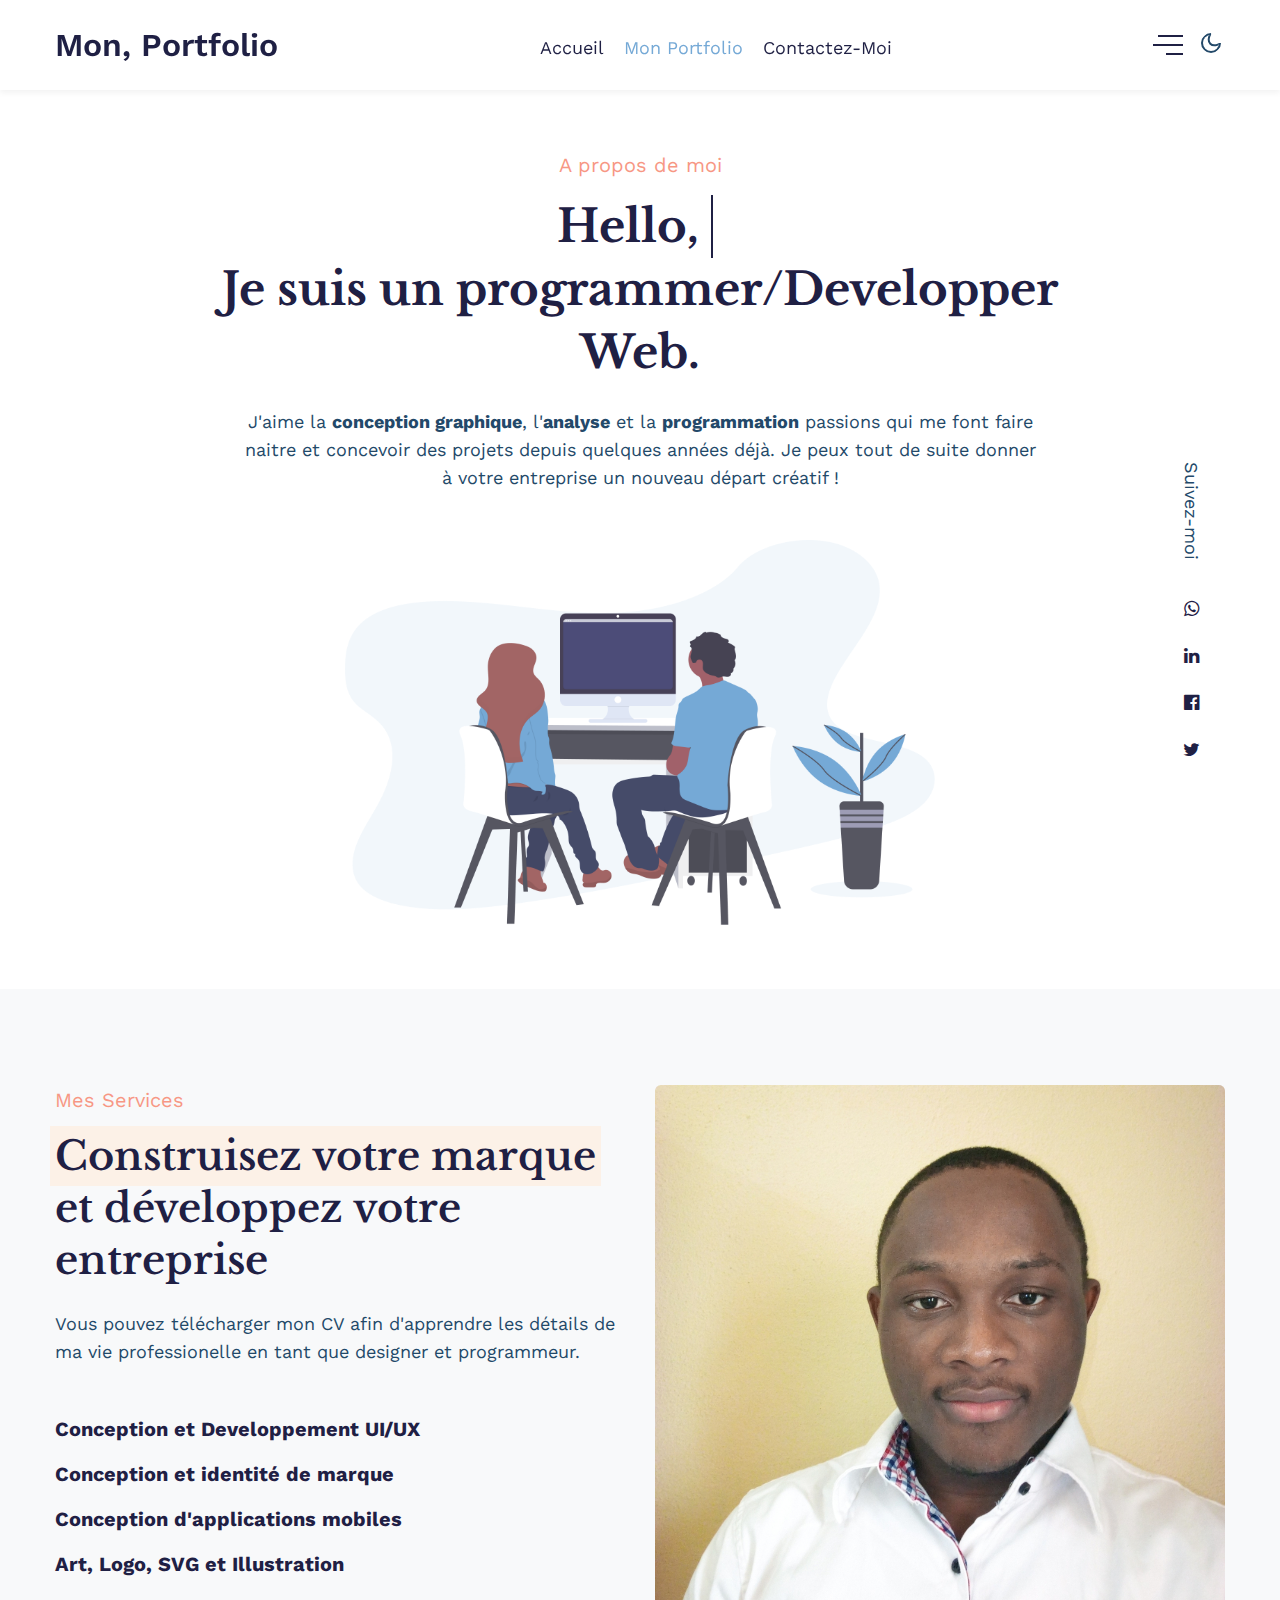
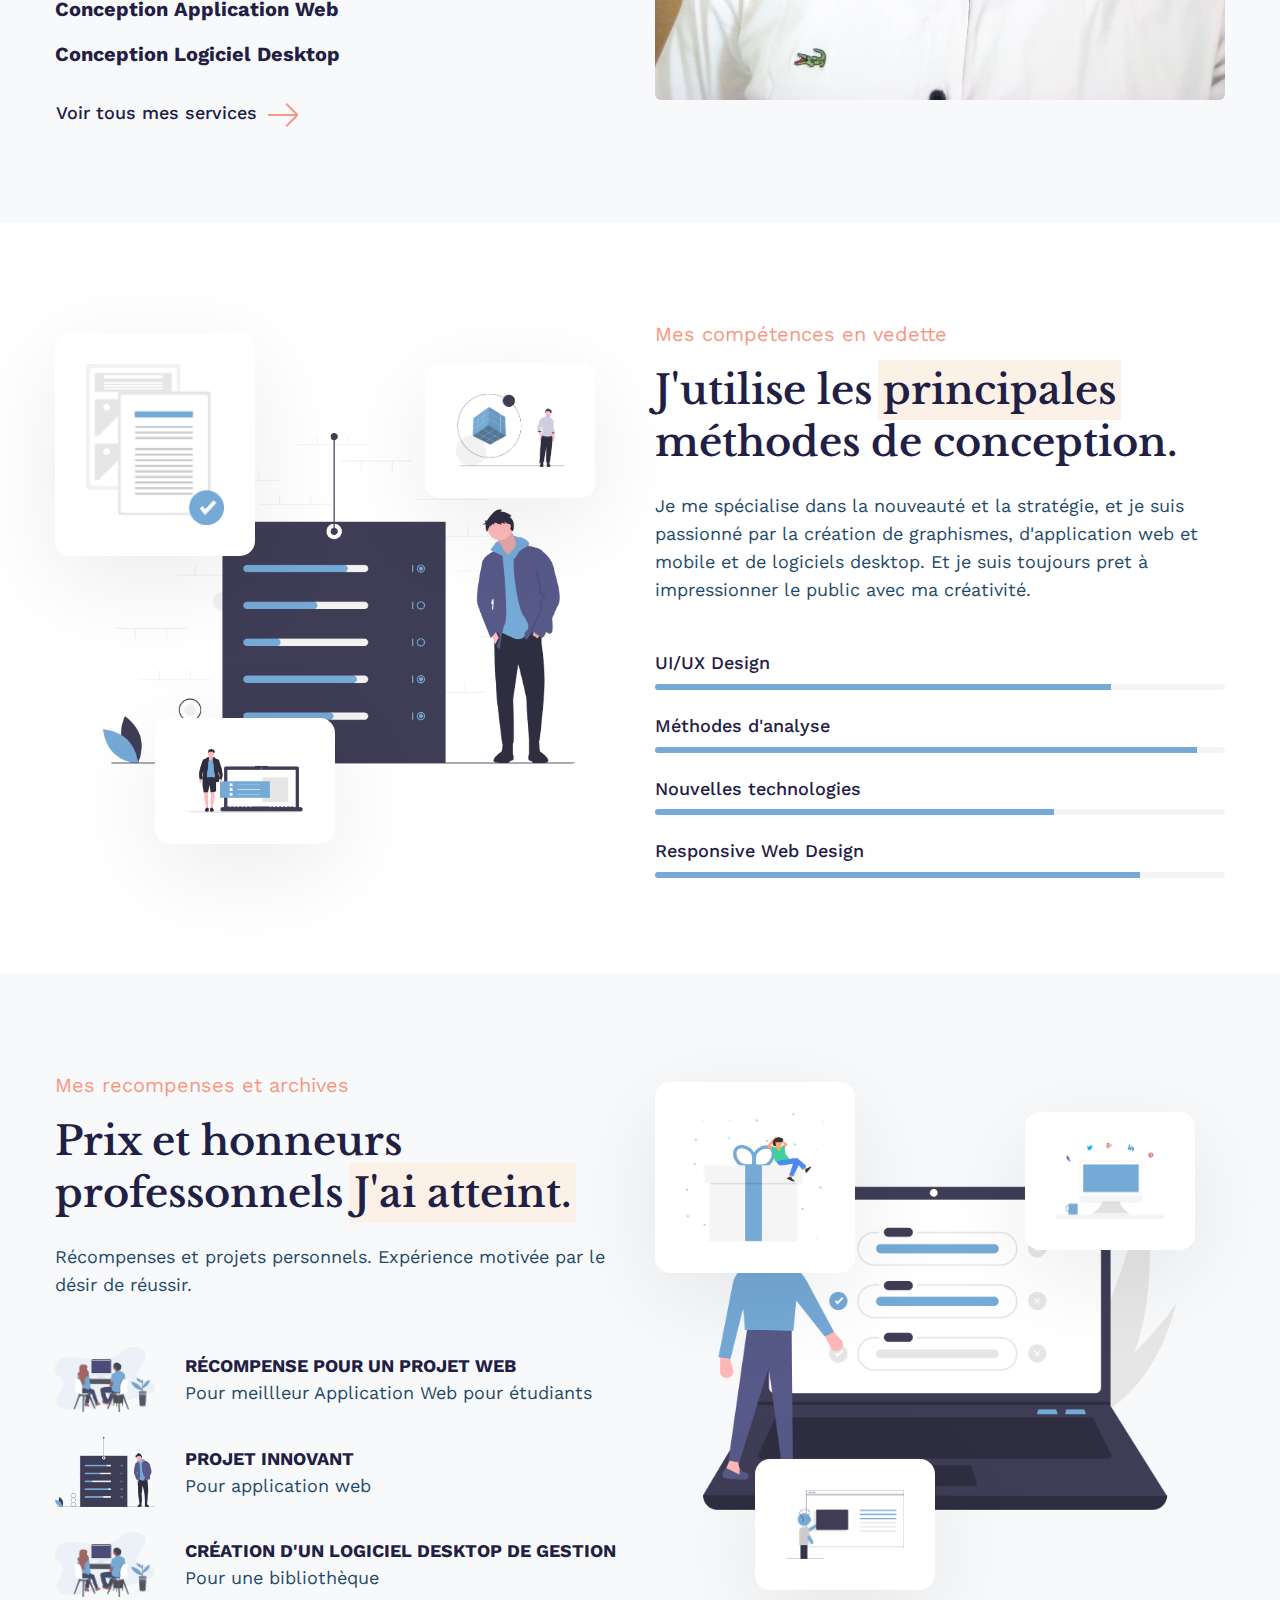
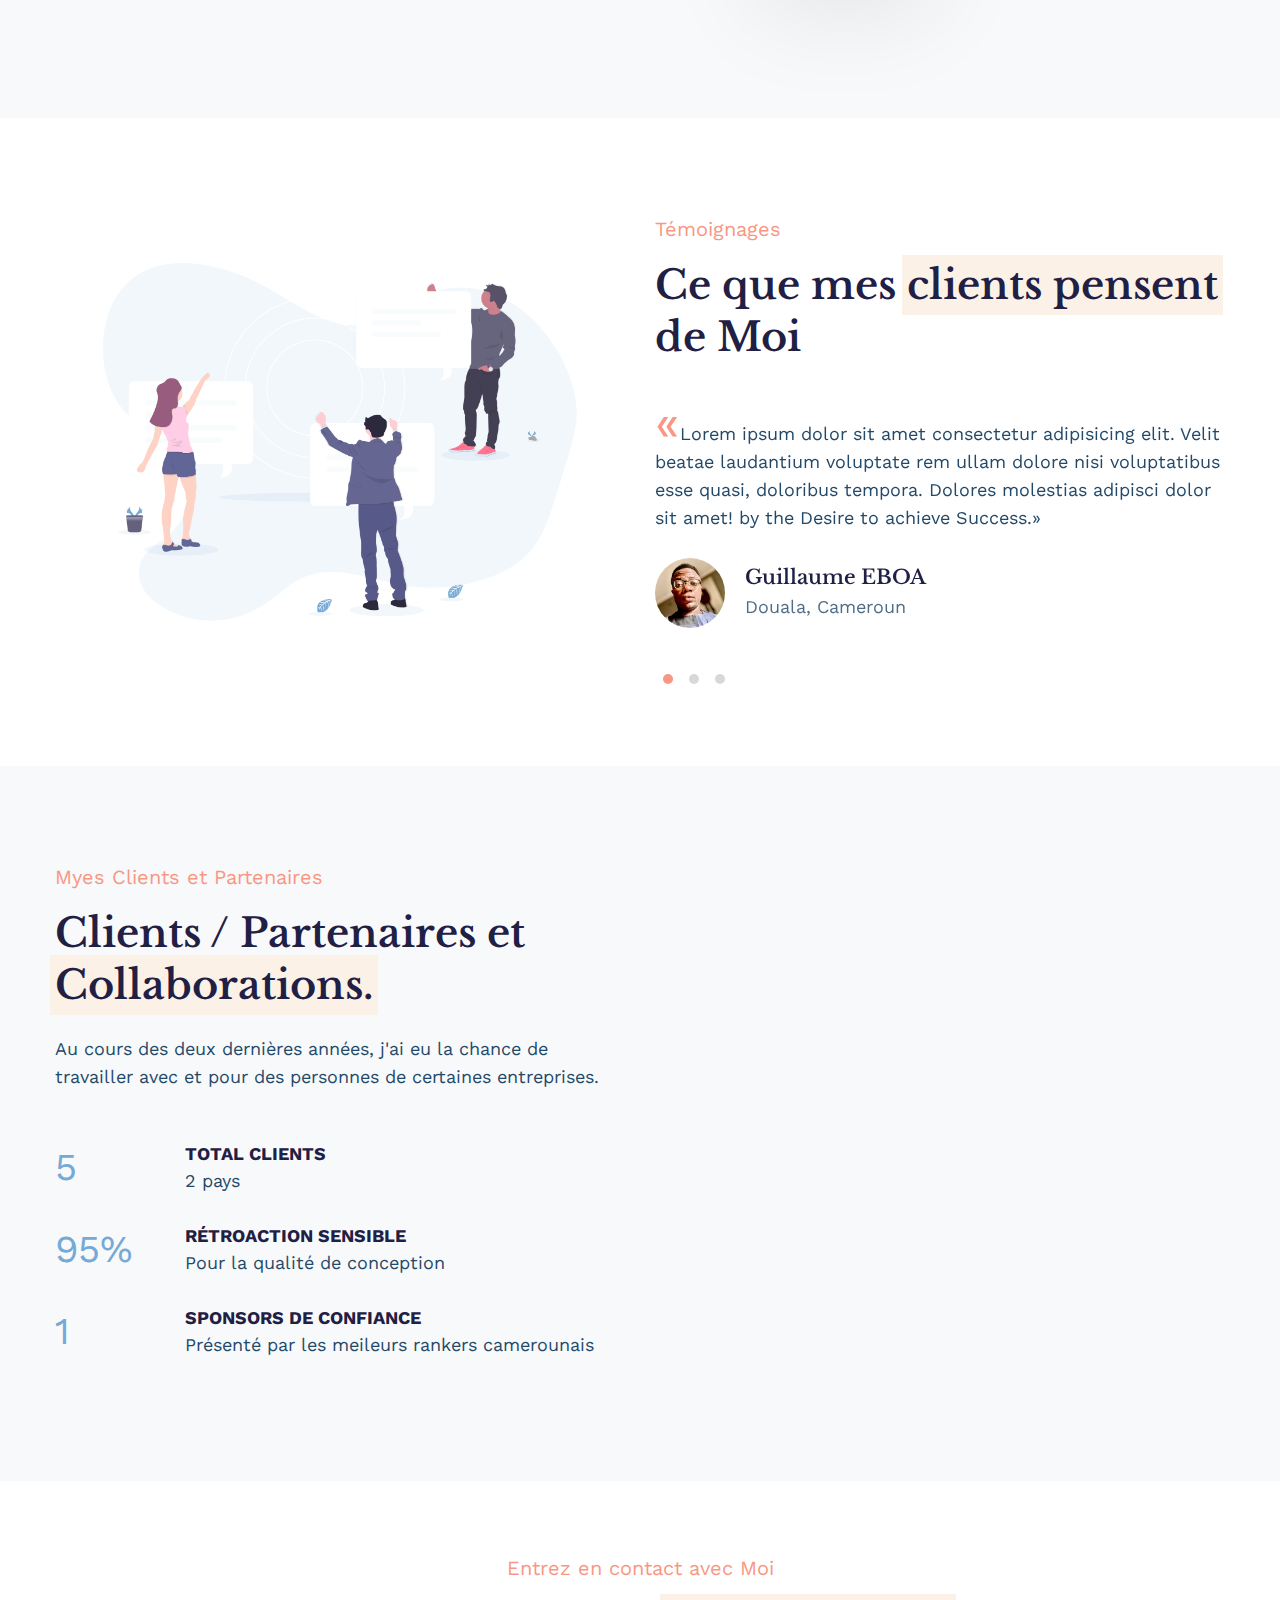
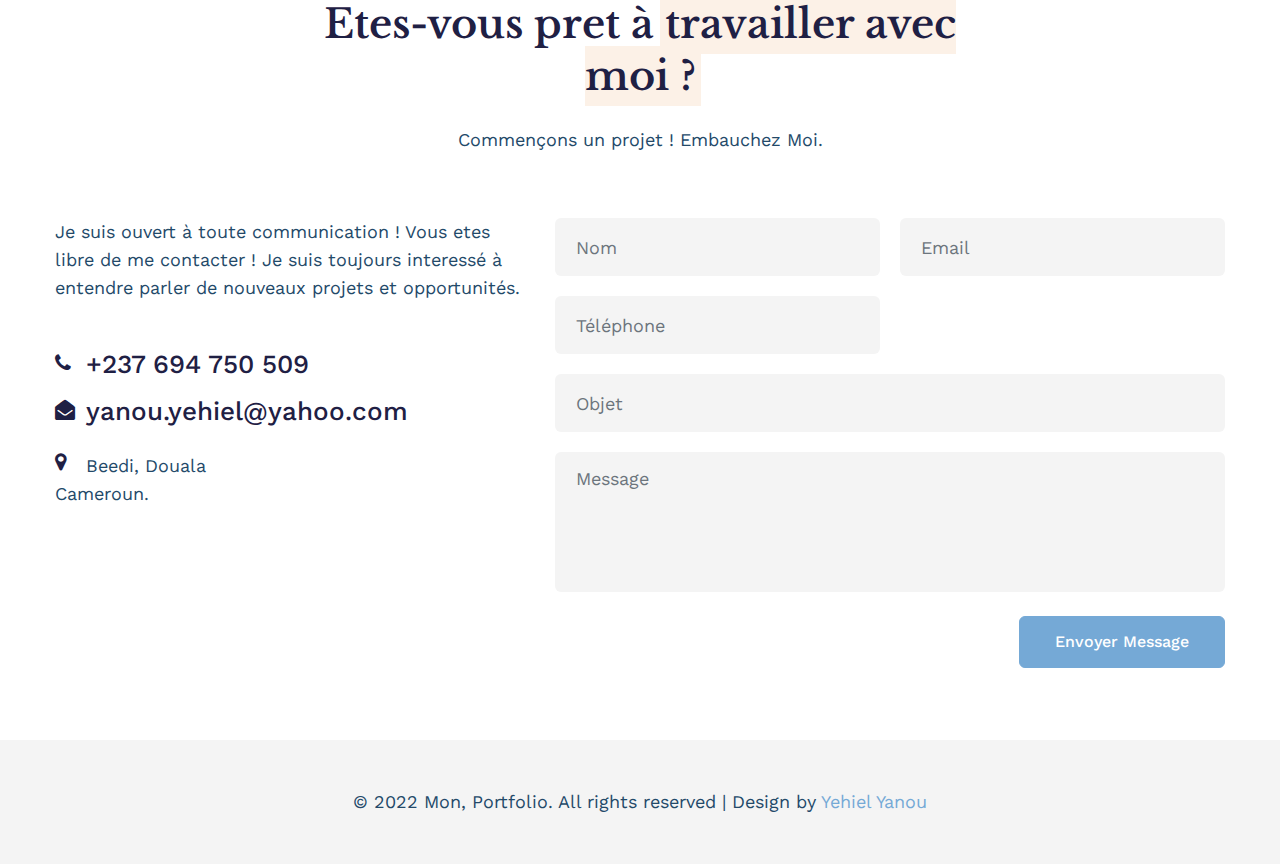
<file: index.html>
<!doctype html>
<html lang="fr">
  <head>
    <!-- Required meta tags -->
    <meta keywords="logiciel, yehiel, yanou, yehiel yanou, création site internet, création logiciel, devis, portofolio, développeur web, développeur, programmeur, developer, programmer, cameroun">
    <meta charset="utf-8">
    <meta name="viewport" content="width=device-width, initial-scale=1, shrink-to-fit=no">

    <title>Mon, Portfolio - Personnel | Accueil</title>

    <!-- Google fonts -->
    <link href="//fonts.googleapis.com/css2?family=Work+Sans:wght@300;400;500&display=swap" rel="stylesheet">
    <link href="//fonts.googleapis.com/css2?family=Libre+Baskerville:wght@400;700&display=swap" rel="stylesheet">

    <!-- Template CSS -->
    <link rel="stylesheet" href="assets/css/style-starter.css">
  </head>
<body>
<!--header-->
<div class="header-gap">
  <header id="site-header" class="fixed-top">
  <div class="container">
    <nav class="navbar navbar-expand-lg navbar-light stroke">
      <a class="navbar-brand" href="index.html">
        <span> Mon, Portfolio</span>
      </a>
      <!-- if logo is image enable this   
        <a class="navbar-brand" href="index.html">
            <img src="image-path" alt="Your logo" title="Your logo" style="height:35px;" />
        </a> -->
      <button class="navbar-toggler collapsed" type="button" data-toggle="collapse" data-target="#navbarNav"
        aria-controls="navbarNav" aria-expanded="false" aria-label="Toggle navigation">
        <span class="fa icon-expand fa-bars"></span>
        <span class="fa icon-close fa-times"></span>
      </button>

      <div class="collapse navbar-collapse" id="navbarNav">
        <ul class="navbar-nav ml-auto">
          <li class="nav-item @@home__active">
            <a class="nav-link" href="index.html">Accueil </a>
          </li>
          <li class="nav-item active">
            <a class="nav-link" href="portfolio.html">Mon Portfolio</a>
          </li>
          <li class="nav-item @@c__active">
            <a class="nav-link" href="contact.html">Contactez-moi</a>
          </li>
        </ul>
      </div>

      <div class="collapse navbar-collapse" id="navbarTogglerDemo02">
        <div class="popup ml-auto">
          <a href="#menu" class="domain" data-toggle="modal" data-target="#DomainModal">
            <div class="hamburger">
              <span class="top-bar"></span>
              <span class="middle-bar"></span>
              <span class="bottom-bar"></span>
            </div>
          </a>
        </div>
      </div>

      <!-- toggle switch for light and dark theme -->
      <div class="mobile-position ml-lg-2">
        <nav class="navigation">
          <div class="theme-switch-wrapper">
            <label class="theme-switch" for="checkbox">
              <input type="checkbox" id="checkbox">
              <div class="mode-container">
                <i class="gg-sun"></i>
                <i class="gg-moon"></i>
              </div>
            </label>
          </div>
        </nav>
      </div>
      <!-- //toggle switch for light and dark theme -->
    </nav>
  </div>
</header>
</div>
<!--/header-->

<section id="home" class="w3l-banner pb-5">
    <div class="container pb-md-3">
        <div class="banner-wrapper text-center">
            <div class="">
                <span class="text">A propos de moi</span>
                <h1 class="mb-4 title">Hello, <span class="type-js"><span class="text-js">Je suis Yehiel Yanou</span></span><br>
                    Je suis un programmer/Developper Web.</h1>
                <p class="mx-lg-5">J'aime la <strong>conception graphique</strong>, l'<strong>analyse</strong> et la <strong>programmation</strong> passions qui me font faire naitre et concevoir des projets depuis quelques années déjà.
                    Je peux tout de suite donner à votre entreprise un nouveau départ créatif !
                </p>
            </div>
            <div class="row">
              <div class="col-lg-8 mx-lg-auto col-md-10">
                <img src="assets/images/banner.png" alt="" class="img-fluid mt-lg-5 mt-3">
              </div>
            </div>
            <ul class="follow-social">
                <li><p>Suivez-moi </p></li>
                <li><a href=" https://wa.me/237695707732" target="_blank"><span class="fa fa-whatsapp"></span></a></li>
              <li><a href="https://www.linkedin.com/in/yehiel-yanou-150444221" target="_blank"><span class="fa fa-linkedin"></span></a></li>
              <li><a href="https://m.facebook.com/yehiel.yanou" target="_blank"><span class="fa fa-facebook-official"></span></a></li>
              <li><a href="https://twitter.com/yanou_yehiel" target="_blank"><span class="fa fa-twitter"></span></a></li>
            </ul>
        </div>
    </div>
</section>

<!-- Domain Modal -->
<div class="modal right fade" id="DomainModal" tabindex="-1" role="dialog" aria-labelledby="DomainModalLabel2">
  <div class="modal-dialog" role="document">
    <div class="modal-content">

      <button type="button" class="close" data-dismiss="modal" aria-label="Close"><span
          aria-hidden="true">&times;</span></button>

      <div class="modal-body">
        <div class="modal__content">
          <a class="navbar-brand"> <span>Mon Portfolio </span></a>
          <!-- if logo is image enable this   
            <h2 class="logo">
              <img src="image-path" alt="Your logo" title="Your logo" style="height:35px;" />
            </h2> -->
          <p class="mt-md-3 mt-2">J'aimerais rendre vos idées réelles. Contactez-moi et nous discuterons de vos projets !
          </p>

          <img src="assets/images/banner.png" alt="" class="img-fluid mt-5">

          <div class="widget-social-icons mt-sm-5 mt-4">
            <ul class="icon-rounded address">
              <li class="mt-3">
                <p><a href="tel:+237694750509">+237 694 750 509</a></p>
              </li>
              <li class="mt-2">
                <p><a href="mailto:yanou.yehiel@yahoo.com">yanou.yehiel@yahoo.com</a></p>
              </li>
            </ul>
          </div>
          <div class="widget-social-icons mt-sm-5 mt-4">
            <ul class="follow-social">
              <li><a href=" https://wa.me/237695707732" target="_blank"><span class="fa fa-whatsapp"></span></a></li>
              <li><a href="https://www.linkedin.com/in/yehiel-yanou-150444221" target="_blank"><span class="fa fa-linkedin"></span></a></li>
              <li><a href="https://m.facebook.com/yehiel.yanou" target="_blank"><span class="fa fa-facebook-official"></span></a></li>
              <li><a href="https://twitter.com/yanou_yehiel" target="_blank"><span class="fa fa-twitter"></span></a></li>
            </ul>
          </div>


        </div>
      </div>
    </div>
    <!-- //modal-content -->
  </div>
  <!-- //modal-dialog -->
</div>
<!-- //Domain modal -->

<!-- banner section -->

<!-- //banner section -->
<!-- home page about section -->
<section class="w3l-homeblock1" id="about">
    <div class="midd-w3 py-5">
        <div class="container py-lg-5 py-md-3">
            <div class="row">
                <div class="col-lg-6">
                    <span class="text">Mes Services</span>
                    <h3 class="title-big"><span>Construisez votre marque</span> et développez votre entreprise</h3>
                    <p class="mt-4">Vous pouvez télécharger mon CV afin d'apprendre les détails de ma vie professionelle en tant que designer et programmeur. </p>
                    <ul class="service-list mt-md-5 mt-4">
                        <li class="service-link"><a href="#">Conception et Developpement UI/UX</a></li>
                        <li class="service-link"><a href="#">Conception et identité de marque</a></li>
                        <li class="service-link"><a href="#">Conception d'applications mobiles</a></li>
                        <li class="service-link"><a href="#">Art, Logo, SVG et Illustration</a></li>
                        <li class="service-link"><a href="#">Conception Application Web</a></li>
                        <li class="service-link"><a href="#">Conception Logiciel Desktop</a></li>
                    </ul>
                    <a href="#url" class="btn btn-style btn-empty p-0">Voir tous mes services <span></span></a>
                </div>
                <div class="col-lg-6 mt-lg-0 mt-5">
                    <div class="position-relative">
                        <img src="assets/images/yehiel.jpeg" alt="" class="radius-image img-fluid">
                    </div>
                </div>
            </div>
        </div>
    </div>
</section>
<!-- //home page about section -->

<!-- home page about section -->
<section class="w3l-homeblock2" id="skills">
    <div class="midd-w3 py-5">
        <div class="container py-lg-5 py-md-3">
            <div class="row">
                <div class="col-lg-6 align-self">
                    <div class="position-relative px-lg-5 mx-lg-0 mx-md-5 image-padding">
                        <img src="assets/images/skills.png" alt="" class="radius-image img-fluid">
                        <div class="position-absolute-images">
                            <img src="assets/images/file.png" class="img-fluid pos-img" alt="" />
                            <img src="assets/images/file1.png" class="img-fluid pos-img1" alt="" />
                            <img src="assets/images/file2.png" class="img-fluid pos-img2" alt="" />
                        </div>
                    </div>
                </div>
                <div class="col-lg-6 mt-lg-0 mt-md-5 mt-4">
                    <span class="text">Mes compétences en vedette</span>
                    <h3 class="title-big">J'utilise les <span>principales</span>
                        méthodes de conception.</h3>
                    <p class="mt-4">Je me spécialise dans la nouveauté et la stratégie, et je suis passionné par la création de graphismes, d'application web et mobile et de logiciels desktop. Et je suis toujours pret à impressionner le public avec ma créativité. </p>
                    <div class="skills-bars mt-5">
                        <div class="progress-info">
                            <h6 class="progress-tittle">UI/UX Design</h6>
                            <div class="progress">
                                <div class="progress-bar progress-bar-striped" role="progressbar" style="width: 80%" aria-valuenow="80" aria-valuemin="0" aria-valuemax="100">
                                </div>
                            </div>
                        </div>
                        <div class="progress-info">
                            <h6 class="progress-tittle">Méthodes d'analyse
                            </h6>
                            <div class="progress">
                                <div class="progress-bar progress-bar-striped" role="progressbar" style="width: 95%" aria-valuenow="95" aria-valuemin="0" aria-valuemax="100">
                                </div>
                            </div>
                        </div>
                        <div class="progress-info">
                            <h6 class="progress-tittle">Nouvelles technologies</h6>
                            <div class="progress">
                                <div class="progress-bar progress-bar-striped" role="progressbar" style="width: 70%" aria-valuenow="55" aria-valuemin="0" aria-valuemax="100">
                                </div>
                            </div>
                        </div>
                        <div class="progress-info mb-0">
                            <h6 class="progress-tittle">Responsive Web Design</h6>
                            <div class="progress">
                                <div class="progress-bar progress-bar-striped" role="progressbar" style="width: 85%" aria-valuenow="80" aria-valuemin="0" aria-valuemax="100">
                                </div>
                            </div>
                        </div>
                    </div>
                </div>
            </div>
        </div>
    </div>
</section>
<!-- //home page about section -->

<!-- home page about section -->
<section class="w3l-homeblock3" id="awards">
    <div class="midd-w3 py-5">
        <div class="container py-lg-5 py-md-3">
            <div class="row">
                <div class="col-lg-6">
                    <span class="text">Mes recompenses et archives </span>
                    <h3 class="title-big">Prix et honneurs
                        professonnels <span> J'ai atteint.</span></h3>
                    <p class="mt-4">Récompenses et projets personnels. Expérience motivée par le désir de réussir. </p>
                    <div class="reward-list mt-5">
                        <div class="reward-item">
                            <div class="reward-item-photo"><img src="assets/images/banner.png" alt="" class="img-fluid"></div>
                            <div class="reward-item-detail">
                                <span class="reward-item-title">Récompense pour un projet web</span>
                                <p class="reward-item-descr">Pour meillleur Application Web pour étudiants</p>
                            </div>
                        </div>
                        <div class="reward-item">
                            <div class="reward-item-photo"><img src="assets/images/skills.png" alt="" class="img-fluid"></div>
                            <div class="reward-item-detail">
                                <span class="reward-item-title">Projet innovant</span>
                                <p class="reward-item-descr">Pour application web </p>
                            </div>
                        </div>
                        <div class="reward-item">
                            <div class="reward-item-photo"><img src="assets/images/banner.png" alt="" class="img-fluid"></div>
                            <div class="reward-item-detail">
                                <span class="reward-item-title">Création d'un logiciel desktop de gestion</span>
                                <p class="reward-item-descr">Pour une bibliothèque</p>
                            </div>
                        </div>
                    </div>
                </div>
                <div class="col-lg-6 align-self mt-lg-0 mt-md-5 mt-4">
                    <div class="position-relative px-lg-5 mx-lg-0 mx-md-5 image-padding">
                        <img src="assets/images/awards.png" alt="" class="radius-image img-fluid">
                        <div class="position-absolute-images">
                            <img src="assets/images/award.png" class="img-fluid pos-img" alt="" />
                            <img src="assets/images/award1.png" class="img-fluid pos-img1" alt="" />
                            <img src="assets/images/award2.png" class="img-fluid pos-img2" alt="" />
                        </div>
                    </div>
                </div>
            </div>
        </div>
    </div>
</section>
<!-- //home page about section -->

<!-- home page about section -->
<section class="w3l-clients" id="skills">
    <div class="midd-w3 py-5">
        <div class="container py-lg-5 py-md-3">
            <div class="row">
                <div class="col-lg-6 align-self">
                    <div class="position-relative px-lg-5">
                        <img src="assets/images/clients.png" alt="" class="radius-image img-fluid">
                    </div>
                </div>
                <div class="col-lg-6 mt-lg-0 mt-5">
                    <span class="text">Témoignages</span>
                    <h3 class="title-big">Ce que mes <span>clients pensent</span> de Moi</h3>
                    <div id="owl-demo1" class="owl-carousel owl-theme mt-4 py-2 mb-4">
                        <div class="item">
                            <div class="testimonial-content">
                                <div class="testimonial">
                                    <blockquote>
                                        <q>Lorem ipsum dolor sit amet consectetur adipisicing elit. Velit beatae
                                            laudantium
                                            voluptate rem ullam dolore nisi voluptatibus esse quasi, doloribus tempora.
                                            Dolores molestias adipisci dolor sit amet! by the Desire to achieve Success.</q>
                                    </blockquote>
                                    <div class="testi-des">
                                        <div class="test-img"><img src="assets/images/guillaume.jpeg" class="img-fluid"
                                                alt="client-img">
                                        </div>
                                        <div class="peopl align-self">
                                            <h3>Guillaume EBOA</h3>
                                            <p class="indentity">Douala, Cameroun</p>
                                        </div>
                                    </div>
                                </div>
                            </div>
                        </div>
                        <div class="item">
                            <div class="testimonial-content">
                                <div class="testimonial">
                                    <blockquote>
                                        <q>Lorem ipsum dolor sit amet consectetur adipisicing elit. Velit beatae
                                            laudantium
                                            voluptate rem ullam dolore nisi voluptatibus esse quasi, doloribus tempora.
                                            Dolores molestias adipisci dolor sit amet! by the Desire to achieve Success.</q>
                                    </blockquote>
                                    <div class="testi-des">
                                        <div class="test-img"><img src="assets/images/profile.jpg" class="img-fluid"
                                                alt="client-img">
                                        </div>
                                        <div class="peopl align-self">
                                            <h3>Armel Tonmbiack</h3>
                                            <p class="indentity">Douala, Cameroun</p>
                                        </div>
                                    </div>
                                </div>
                            </div>
                        </div>
                        <div class="item">
                            <div class="testimonial-content">
                                <div class="testimonial">
                                    <blockquote>
                                        <q>Lorem ipsum dolor sit amet consectetur adipisicing elit. Velit beatae
                                            laudantium
                                            voluptate rem ullam dolore nisi voluptatibus esse quasi, doloribus tempora.
                                            Dolores molestias adipisci dolor sit amet! by the Desire to achieve Success.</q>
                                    </blockquote>
                                    <div class="testi-des">
                                        <div class="test-img"><img src="assets/images/profile.jpg" class="img-fluid"
                                                alt="client-img">
                                        </div>
                                        <div class="peopl align-self">
                                            <h3>Péres Diepton</h3>
                                            <p class="indentity">Douala, Cameroun</p>
                                        </div>
                                    </div>
                                </div>
                            </div>
                        </div>
                    </div>
                </div>
            </div>
        </div>
    </div>
</section>
<!-- //home page about section -->

<!-- home page about section -->
<section class="w3l-homeblock3" id="clients">
    <div class="midd-w3 py-5">
        <div class="container py-lg-5 py-md-3">
            <div class="row">
                <div class="col-lg-6">
                    <span class="text">Myes Clients et Partenaires </span>
                    <h3 class="title-big">Clients / Partenaires et
                        <span> Collaborations.</span></h3>
                    <p class="mt-4">Au cours des deux dernières années, j'ai eu la chance de travailler avec et pour des personnes de certaines entreprises.</p>
                    <div class="reward-list mt-5">
                        <div class="reward-item">
                            <div class="reward-item-photo">5
                            </div>
                            <div class="reward-item-detail">
                                <span class="reward-item-title">Total CLients</span>
                                <p class="reward-item-descr">2 pays</p>
                            </div>
                        </div>
                        <div class="reward-item">
                            <div class="reward-item-photo">95%
                            </div>
                            <div class="reward-item-detail">
                                <span class="reward-item-title">Rétroaction sensible</span>
                                <p class="reward-item-descr">Pour la qualité de conception</p>
                            </div>
                        </div>
                        <div class="reward-item">
                            <div class="reward-item-photo">1
                            </div>
                            <div class="reward-item-detail">
                                <span class="reward-item-title">Sponsors de confiance</span>
                                <p class="reward-item-descr">Présenté par les meileurs rankers camerounais</p>
                            </div>
                        </div>
                    </div>
                </div>
                <!--div class="col-lg-6 align-self text-center mt-lg-0 mt-md-5 mt-4">
                    <div class="images">
                        <img src="assets/images/client1.png" class="img-fluid" alt="" />
                        <img src="assets/images/client2.png" class="img-fluid" alt="" />
                        <img src="assets/images/client3.png" class="img-fluid" alt="" />
                        <img src="assets/images/client4.png" class="img-fluid" alt="" />
                        <img src="assets/images/client5.png" class="img-fluid" alt="" />
                        <img src="assets/images/client6.png" class="img-fluid" alt="" />
                        <img src="assets/images/client2.png" class="img-fluid" alt="" />
                        <img src="assets/images/client3.png" class="img-fluid" alt="" />
                        <img src="assets/images/client4.png" class="img-fluid" alt="" />
                    </div>
                </div-->
            </div>
        </div>
    </div>
</section>
<!-- //home page about section -->

<!-- home page contact section -->
<section class="w3l-contactblock" id="contact">
    <div class="midd-w3 py-5">
        <div class="container py-lg-4 py-md-3">
            <div class="contact-heading text-center">
                <span class="text">Entrez en contact avec Moi </span>
                <h3 class="title-big">Etes-vous pret à <span>travailler avec moi ?</span></h3>
                <p class="mt-4">Commençons un projet ! Embauchez Moi.</p>
            </div>
            <div class="row mt-md-5 mt-4 pt-lg-3">
                <div class="col-lg-5">
                    <p>Je suis ouvert à toute communication ! Vous etes libre de me contacter !
                        Je suis toujours interessé à entendre parler de nouveaux projets et opportunités.
                    </p>
                    <ul class="address mt-md-5 mt-4">
                        <li class="mb-3">
                            <p><span class="fa fa-phone"></span> <a href="tel:+237694750509">+237 694 750 509</a></p>
                        </li>
                        <li class="mb-4">
                            <p><span class="fa fa-envelope-open"></span> <a href="mailto:yanou.yehiel@yahoo.com">yanou.yehiel@yahoo.com</a></p>
                        </li>
                        <li class="">
                            <p><span class="fa fa-map-marker"></span> Beedi, Douala <br>Cameroun.</p>
                        </li>
                    </ul>

                </div>
                <div class="col-lg-7 mt-lg-0 mt-md-5 mt-4">
                    <form method="post">
                        <div class="twice-two">
                            <input type="text" class="form-control" name="nom" id="w3lName" placeholder="Nom"
                                required="">
                            <input type="email" class="form-control" name="mail" id="w3lSender" placeholder="Email"
                                required="">
                            <input type="text" class="form-control" name="tel" id="w3lName" placeholder="Téléphone"
                                required="">
                        </div>
                        <div class="twice">
                            <input type="text" class="form-control" name="objet" id="w3lSubject"
                                placeholder="Objet" required="">
                        </div>
                        <textarea name="message" class="form-control" id="w3lMessage" placeholder="Message"
                            required=""></textarea>
                        <div class="text-right">
                            <button type="submit" name="envoyer" class="btn btn-secondary btn-style mt-4">Envoyer Message</button>
                        </div>
                    </form>
                </div>
            </div>
        </div>
    </div>
</section>
<!-- //home page contact section -->

<div class="copyright py-sm-5 py-4 text-center">
  <div class="container">
    <p class="copy-footer-29">© 2022 Mon, Portfolio. All rights reserved | Design by <a
        href="#">Yehiel Yanou</a></p>
  </div>
</div>

<!-- move top -->
<button onclick="topFunction()" id="movetop" title="Aller en haut">
  <span class="fa fa-angle-up"></span>
</button>

<script>
  // When the user scrolls down 20px from the top of the document, show the button
  window.onscroll = function () {
    scrollFunction()
  };

  function scrollFunction() {
    if (document.body.scrollTop > 20 || document.documentElement.scrollTop > 20) {
      document.getElementById("movetop").style.display = "block";
    } else {
      document.getElementById("movetop").style.display = "none";
    }
  }

  // When the user clicks on the button, scroll to the top of the document
  function topFunction() {
    document.body.scrollTop = 0;
    document.documentElement.scrollTop = 0;
  }
</script>
<!-- /move top -->

<!-- jQuery and Bootstrap JS -->
<script src="assets/js/jquery-3.3.1.min.js"></script>

<script src="assets/js/theme-change.js"></script><!-- theme switch js (light and dark)-->


<!-- owlcarousel -->
<script src="assets/js/owl.carousel.js"></script>

<!-- script for tesimonials carousel slider -->
<script>
  $(document).ready(function () {
    $("#owl-demo1").owlCarousel({
      loop: true,
      nav: false,
      responsiveClass: true,
      responsive: {
        0: {
          items: 1,
          nav: false
        },
        736: {
          items: 1,
          nav: false
        }
      }
    })
  })
</script>
<!-- //script for tesimonials carousel slider -->

<!-- script for portfolio slider -->
<script>
  $(document).ready(function () {
    $("#owl-portfolio").owlCarousel({
      loop: true,
      margin: 20,
      nav: false,
      responsiveClass: true,
      responsive: {
        0: {
          items: 1,
          nav: false
        },
        568: {
          items: 2,
          nav: false
        },
        1080: {
          items: 3,
          nav: false
        }
      }
    })
  })
</script>
<!-- //script for portfolio slider -->

<!-- script for featured posts blog slider -->
<script>
  $(document).ready(function () {
    $('.owl-testimonial').owlCarousel({
      loop: true,
      margin: 0,
      nav: true,
      responsiveClass: true,
      autoplay: false,
      autoplayTimeout: 5000,
      autoplaySpeed: 1000,
      autoplayHoverPause: false,
      responsive: {
        0: {
          items: 1,
          nav: false
        },
        480: {
          items: 1,
          nav: false
        },
        667: {
          items: 1,
          nav: false
        },
        1000: {
          items: 1,
          nav: false
        }
      }
    })
  })
</script>
<!-- //script for featured posts blog slider -->

<!-- script for banner typing text -->
<script>
  function autoType(elementClass, typingSpeed) {
    var thhis = $(elementClass);
    thhis.css({
      "position": "relative",
      "display": "inline-block"
    });
    thhis.prepend('<div class="cursor" style="right: initial; left:0;"></div>');
    thhis = thhis.find(".text-js");
    var text = thhis.text().trim().split('');
    var amntOfChars = text.length;
    var newString = "";
    thhis.text("|");
    setTimeout(function () {
      thhis.css("opacity", 1);
      thhis.prev().removeAttr("style");
      thhis.text("");
      for (var i = 0; i < amntOfChars; i++) {
        (function (i, char) {
          setTimeout(function () {
            newString += char;
            thhis.text(newString);
          }, i * typingSpeed);
        })(i + 1, text[i]);
      }
    }, 1500);
  }

  $(document).ready(function () {
    // Now to start autoTyping just call the autoType function with the 
    // class of outer div
    // The second paramter is the speed between each letter is typed.   
    autoType(".type-js", 200);
  });
</script>
<!-- //script for banner typing text -->


<!-- disable body scroll which navbar is in active -->
<script>
  $(function () {
    $('.navbar-toggler').click(function () {
      $('body').toggleClass('noscroll');
    })
  });
</script>
<!-- disable body scroll which navbar is in active -->

<!-- MENU-JS -->
<script>
  $(window).on("scroll", function () {
    var scroll = $(window).scrollTop();

    if (scroll >= 80) {
      $("#site-header").addClass("nav-fixed");
    } else {
      $("#site-header").removeClass("nav-fixed");
    }
  });

  //Main navigation Active Class Add Remove
  $(".navbar-toggler").on("click", function () {
    $("header").toggleClass("active");
  });
  $(document).on("ready", function () {
    if ($(window).width() > 991) {
      $("header").removeClass("active");
    }
    $(window).on("resize", function () {
      if ($(window).width() > 991) {
        $("header").removeClass("active");
      }
    });
  });
</script>
<!-- //MENU-JS -->

<!-- bootstrap -->
<script src="assets/js/bootstrap.min.js"></script>

</body>

</html>
</file>
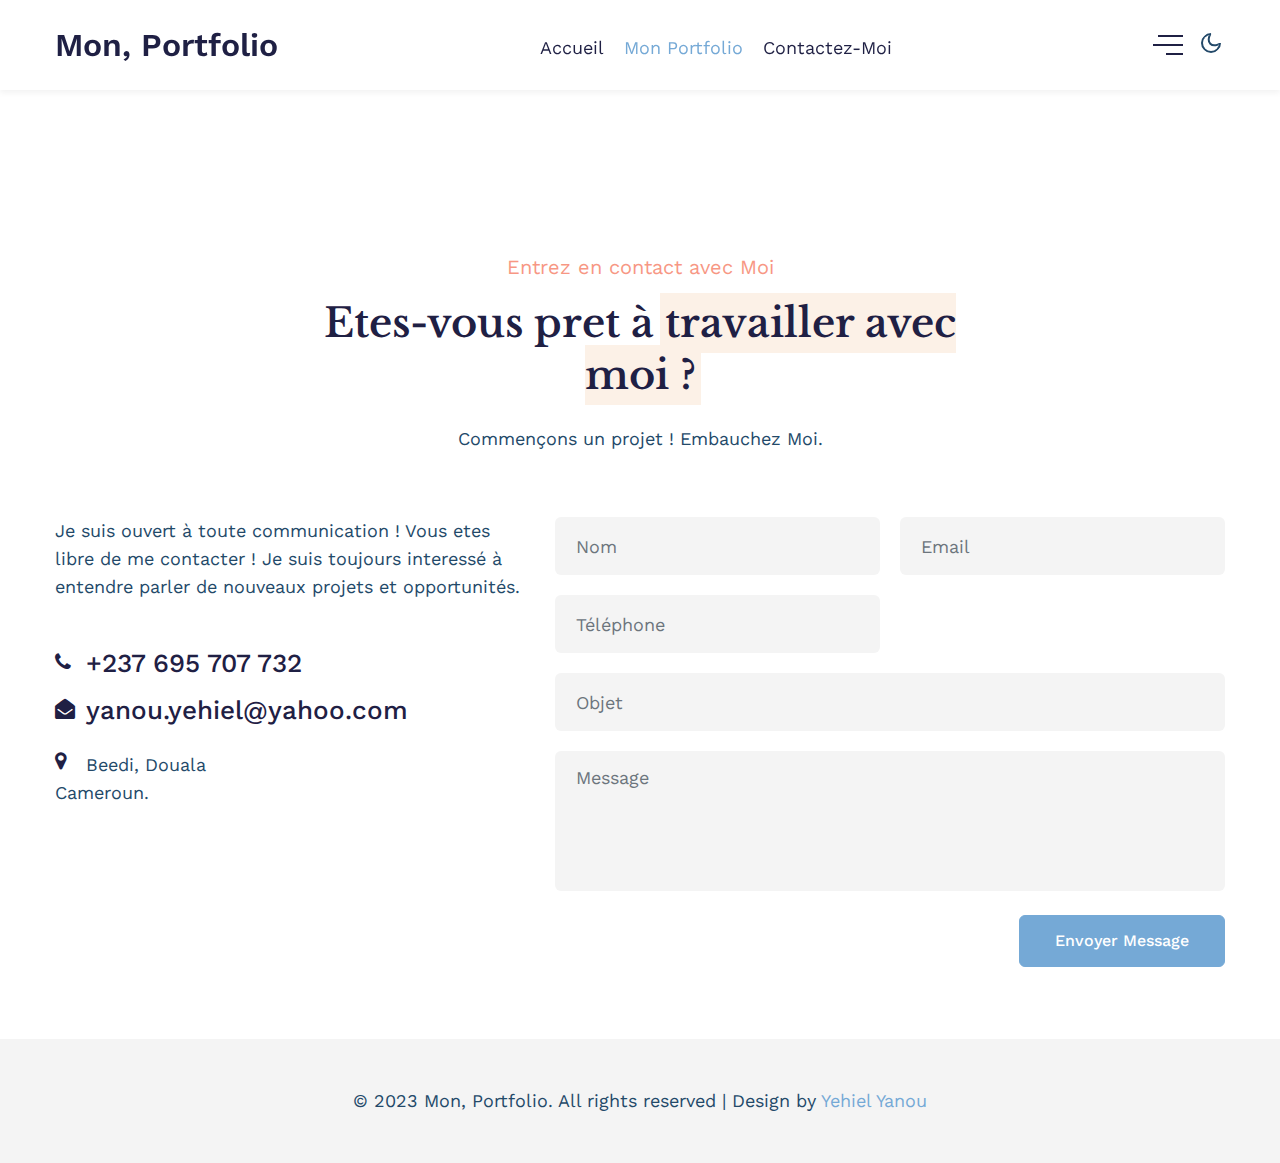
<file: contact.html>
<!doctype html>
<html lang="fr">
  <head>
    <!-- Required meta tags -->
    <meta charset="utf-8">
    <meta name="viewport" content="width=device-width, initial-scale=1, shrink-to-fit=no">
    <meta keywords="logiciel, yehiel, yanou, yehiel yanou, création site internet, création logiciel, devis, portofolio, développeur web, développeur, programmeur, developer, programmer, cameroun">

    <title>Contactez-moi | Portofolio</title>

    <!-- Google fonts -->
    <link href="//fonts.googleapis.com/css2?family=Work+Sans:wght@300;400;500&display=swap" rel="stylesheet">
    <link href="//fonts.googleapis.com/css2?family=Libre+Baskerville:wght@400;700&display=swap" rel="stylesheet">

    <!-- Template CSS -->
    <link rel="stylesheet" href="assets/css/style-starter.css">
  </head>
  <body>
<!--header-->
<div class="header-gap">
  <header id="site-header" class="fixed-top">
  <div class="container">
    <nav class="navbar navbar-expand-lg navbar-light stroke">
      <a class="navbar-brand" href="index.html">
        <span> Mon, Portfolio</span>
      </a>
      <!-- if logo is image enable this   
        <a class="navbar-brand" href="#index.html">
            <img src="image-path" alt="Your logo" title="Your logo" style="height:35px;" />
        </a> -->
      <button class="navbar-toggler collapsed" type="button" data-toggle="collapse" data-target="#navbarNav"
        aria-controls="navbarNav" aria-expanded="false" aria-label="Toggle navigation">
        <span class="fa icon-expand fa-bars"></span>
        <span class="fa icon-close fa-times"></span>
      </button>

      <div class="collapse navbar-collapse" id="navbarNav">
        <ul class="navbar-nav ml-auto">
          <li class="nav-item @@home__active">
            <a class="nav-link" href="index.html">Accueil </a>
          </li>
          <li class="nav-item active">
            <a class="nav-link" href="portfolio.html">Mon Portfolio</a>
          </li>
          <li class="nav-item @@c__active">
            <a class="nav-link" href="contact.html">Contactez-moi</a>
          </li>
        </ul>
      </div>

      <div class="collapse navbar-collapse" id="navbarTogglerDemo02">
        <div class="popup ml-auto">
          <a href="#menu" class="domain" data-toggle="modal" data-target="#DomainModal">
            <div class="hamburger">
              <span class="top-bar"></span>
              <span class="middle-bar"></span>
              <span class="bottom-bar"></span>
            </div>
          </a>
        </div>
      </div>

      <!-- toggle switch for light and dark theme -->
      <div class="mobile-position ml-lg-2">
        <nav class="navigation">
          <div class="theme-switch-wrapper">
            <label class="theme-switch" for="checkbox">
              <input type="checkbox" id="checkbox">
              <div class="mode-container">
                <i class="gg-sun"></i>
                <i class="gg-moon"></i>
              </div>
            </label>
          </div>
        </nav>
      </div>
      <!-- //toggle switch for light and dark theme -->
    </nav>
  </div>
</header>
</div>
<!--/header-->
<div class="header-gap">

</div>


<!-- Domain Modal -->
<div class="modal right fade" id="DomainModal" tabindex="-1" role="dialog" aria-labelledby="DomainModalLabel2">
  <div class="modal-dialog" role="document">
    <div class="modal-content">

      <button type="button" class="close" data-dismiss="modal" aria-label="Close"><span
          aria-hidden="true">&times;</span></button>

      <div class="modal-body">
        <div class="modal__content">
          <a class="navbar-brand"> <span>Mon Portfolio </span></a>
          <!-- if logo is image enable this   
            <h2 class="logo">
              <img src="image-path" alt="Your logo" title="Your logo" style="height:35px;" />
            </h2> -->
          <p class="mt-md-3 mt-2">J'aimerais rendre vos idées réelles. Contactez-moi et nous discuterons de vos projets !
          </p>

          <img src="assets/images/banner.png" alt="" class="img-fluid mt-5">

          <div class="widget-social-icons mt-sm-5 mt-4">
            <ul class="icon-rounded address">
              <li class="mt-3">
                <p><a href="tel:+237695707732">+237 695 707 732</a></p>
              </li>
              <li class="mt-2">
                <p><a href="mailto:yanou.yehiel@yahoo.com">yanou.yehiel@yahoo.com</a></p>
              </li>
            </ul>
          </div>
          <div class="widget-social-icons mt-sm-5 mt-4">
            <ul class="follow-social">
              <li><a href=" https://wa.me/237695707732" target="_blank"><span class="fa fa-whatsapp"></span></a></li>
              <li><a href="https://www.linkedin.com/in/yehiel-yanou-150444221" target="_blank"><span class="fa fa-linkedin"></span></a></li>
              <li><a href="https://m.facebook.com/yehiel.yanou" target="_blank"><span class="fa fa-facebook-official"></span></a></li>
              <li><a href="https://twitter.com/yanou_yehiel" target="_blank"><span class="fa fa-twitter"></span></a></li>
            </ul>
          </div>


        </div>
      </div>
    </div>
    <!-- //modal-content -->
  </div>
  <!-- //modal-dialog -->
</div>
<!-- //Domain modal -->

<!-- home page contact section -->
<section class="w3l-contactblock" id="contact">
    <div class="midd-w3 py-5">
        <div class="container py-lg-4 py-md-3">
            <div class="contact-heading text-center">
                <span class="text">Entrez en contact avec Moi </span>
                <h3 class="title-big">Etes-vous pret à <span>travailler avec moi ?</span></h3>
                <p class="mt-4">Commençons un projet ! Embauchez Moi.</p>
            </div>
            <div class="row mt-md-5 mt-4 pt-lg-3">
                <div class="col-lg-5">
                    <p>Je suis ouvert à toute communication ! Vous etes libre de me contacter !
                        Je suis toujours interessé à entendre parler de nouveaux projets et opportunités.
                    </p>
                    <ul class="address mt-md-5 mt-4">
                        <li class="mb-3">
                            <p><span class="fa fa-phone"></span> <a href="tel:+237695707732">+237 695 707 732</a></p>
                        </li>
                        <li class="mb-4">
                            <p><span class="fa fa-envelope-open"></span> <a href="mailto:yanou.yehiel@yahoo.com">yanou.yehiel@yahoo.com</a></p>
                        </li>
                        <li class="">
                            <p><span class="fa fa-map-marker"></span> Beedi, Douala <br>Cameroun.</p>
                        </li>
                    </ul>

                </div>
                <div class="col-lg-7 mt-lg-0 mt-md-5 mt-4">
                    <form method="post">
                        <div class="twice-two">
                            <input type="text" class="form-control" name="nom" id="w3lName" placeholder="Nom"
                                required="">
                            <input type="email" class="form-control" name="mail" id="w3lSender" placeholder="Email"
                                required="">
                            <input type="text" class="form-control" name="tel" id="w3lName" placeholder="Téléphone"
                                required="">
                        </div>
                        <div class="twice">
                            <input type="text" class="form-control" name="objet" id="w3lSubject"
                                placeholder="Objet" required="">
                        </div>
                        <textarea name="message" class="form-control" id="w3lMessage" placeholder="Message"
                            required=""></textarea>
                        <div class="text-right">
                            <button type="submit" name="envoyer" class="btn btn-secondary btn-style mt-4">Envoyer Message</button>
                        </div>
                    </form>
                </div>
            </div>
        </div>
    </div>
</section>
<!-- //home page contact section -->

<div class="copyright py-sm-5 py-4 text-center">
  <div class="container">
    <p class="copy-footer-29">© 2023 Mon, Portfolio. All rights reserved | Design by <a
        href="#">Yehiel Yanou</a></p>
  </div>
</div>

<!-- move top -->
<button onclick="topFunction()" id="movetop" title="Aller en haut">
  <span class="fa fa-angle-up"></span>
</button>

<script>
  // When the user scrolls down 20px from the top of the document, show the button
  window.onscroll = function () {
    scrollFunction()
  };

  function scrollFunction() {
    if (document.body.scrollTop > 20 || document.documentElement.scrollTop > 20) {
      document.getElementById("movetop").style.display = "block";
    } else {
      document.getElementById("movetop").style.display = "none";
    }
  }

  // When the user clicks on the button, scroll to the top of the document
  function topFunction() {
    document.body.scrollTop = 0;
    document.documentElement.scrollTop = 0;
  }
</script>
<!-- /move top -->

<!-- jQuery and Bootstrap JS -->
<script src="assets/js/jquery-3.3.1.min.js"></script>

<script src="assets/js/theme-change.js"></script><!-- theme switch js (light and dark)-->


<!-- owlcarousel -->
<script src="assets/js/owl.carousel.js"></script>

<!-- script for tesimonials carousel slider -->
<script>
  $(document).ready(function () {
    $("#owl-demo1").owlCarousel({
      loop: true,
      nav: false,
      responsiveClass: true,
      responsive: {
        0: {
          items: 1,
          nav: false
        },
        736: {
          items: 1,
          nav: false
        }
      }
    })
  })
</script>
<!-- //script for tesimonials carousel slider -->

<!-- script for portfolio slider -->
<script>
  $(document).ready(function () {
    $("#owl-portfolio").owlCarousel({
      loop: true,
      margin: 20,
      nav: false,
      responsiveClass: true,
      responsive: {
        0: {
          items: 1,
          nav: false
        },
        568: {
          items: 2,
          nav: false
        },
        1080: {
          items: 3,
          nav: false
        }
      }
    })
  })
</script>
<!-- //script for portfolio slider -->

<!-- script for featured posts blog slider -->
<script>
  $(document).ready(function () {
    $('.owl-testimonial').owlCarousel({
      loop: true,
      margin: 0,
      nav: true,
      responsiveClass: true,
      autoplay: false,
      autoplayTimeout: 5000,
      autoplaySpeed: 1000,
      autoplayHoverPause: false,
      responsive: {
        0: {
          items: 1,
          nav: false
        },
        480: {
          items: 1,
          nav: false
        },
        667: {
          items: 1,
          nav: false
        },
        1000: {
          items: 1,
          nav: false
        }
      }
    })
  })
</script>
<!-- //script for featured posts blog slider -->

<!-- script for banner typing text -->
<script>
  function autoType(elementClass, typingSpeed) {
    var thhis = $(elementClass);
    thhis.css({
      "position": "relative",
      "display": "inline-block"
    });
    thhis.prepend('<div class="cursor" style="right: initial; left:0;"></div>');
    thhis = thhis.find(".text-js");
    var text = thhis.text().trim().split('');
    var amntOfChars = text.length;
    var newString = "";
    thhis.text("|");
    setTimeout(function () {
      thhis.css("opacity", 1);
      thhis.prev().removeAttr("style");
      thhis.text("");
      for (var i = 0; i < amntOfChars; i++) {
        (function (i, char) {
          setTimeout(function () {
            newString += char;
            thhis.text(newString);
          }, i * typingSpeed);
        })(i + 1, text[i]);
      }
    }, 1500);
  }

  $(document).ready(function () {
    // Now to start autoTyping just call the autoType function with the 
    // class of outer div
    // The second paramter is the speed between each letter is typed.   
    autoType(".type-js", 200);
  });
</script>
<!-- //script for banner typing text -->


<!-- disable body scroll which navbar is in active -->
<script>
  $(function () {
    $('.navbar-toggler').click(function () {
      $('body').toggleClass('noscroll');
    })
  });
</script>
<!-- disable body scroll which navbar is in active -->

<!-- MENU-JS -->
<script>
  $(window).on("scroll", function () {
    var scroll = $(window).scrollTop();

    if (scroll >= 80) {
      $("#site-header").addClass("nav-fixed");
    } else {
      $("#site-header").removeClass("nav-fixed");
    }
  });

  //Main navigation Active Class Add Remove
  $(".navbar-toggler").on("click", function () {
    $("header").toggleClass("active");
  });
  $(document).on("ready", function () {
    if ($(window).width() > 991) {
      $("header").removeClass("active");
    }
    $(window).on("resize", function () {
      if ($(window).width() > 991) {
        $("header").removeClass("active");
      }
    });
  });
</script>
<!-- //MENU-JS -->

<!-- bootstrap -->
<script src="assets/js/bootstrap.min.js"></script>

</body>

</html>
</file>
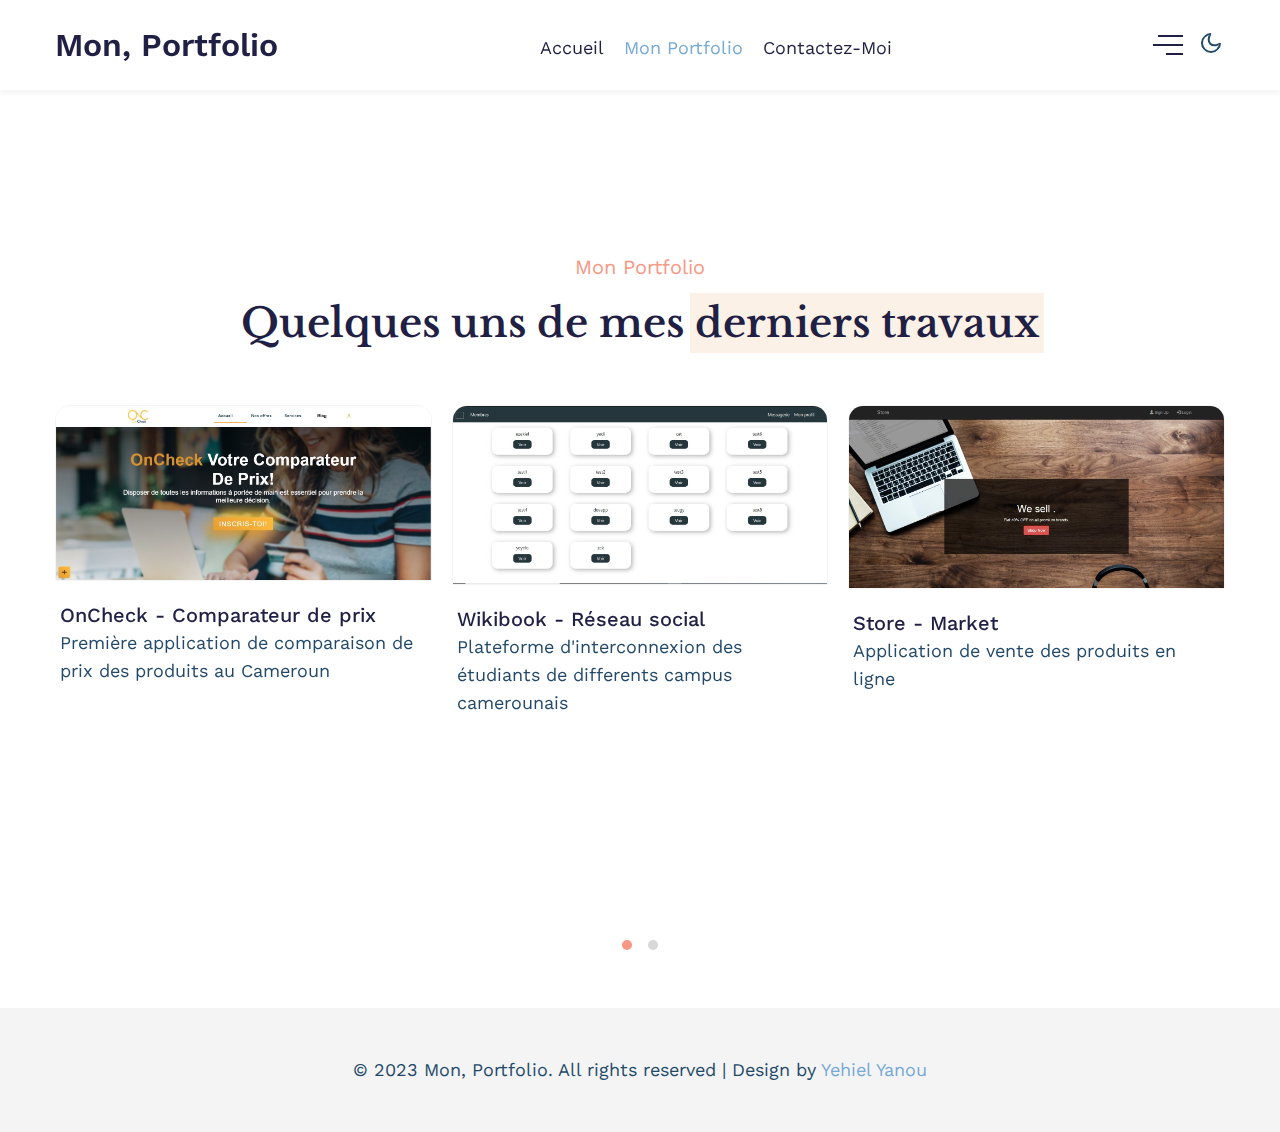
<file: portfolio.html>
<!doctype html>
<html lang="en">
  <head>
    <!-- Required meta tags -->
    <meta charset="utf-8">
    <meta name="viewport" content="width=device-width, initial-scale=1, shrink-to-fit=no">
    <meta keywords="logiciel, yehiel, yanou, yehiel yanou, création site internet, création logiciel, devis, portofolio, développeur web, développeur, programmeur, developer, programmer, cameroun">

    <title>Derniers projets | Portfolio</title>

    <!-- Google fonts -->
    <link href="//fonts.googleapis.com/css2?family=Work+Sans:wght@300;400;500&display=swap" rel="stylesheet">
    <link href="//fonts.googleapis.com/css2?family=Libre+Baskerville:wght@400;700&display=swap" rel="stylesheet">

    <!-- Template CSS -->
    <link rel="stylesheet" href="assets/css/style-starter.css">
  </head>
  <body>
<!--header-->
<div class="header-gap">
  <header id="site-header" class="fixed-top">
  <div class="container">
    <nav class="navbar navbar-expand-lg navbar-light stroke">
      <a class="navbar-brand" href="index.html">
        <span> Mon, Portfolio</span>
      </a>
      <!-- if logo is image enable this   
        <a class="navbar-brand" href="#index.html">
            <img src="image-path" alt="Your logo" title="Your logo" style="height:35px;" />
        </a> -->
      <button class="navbar-toggler collapsed" type="button" data-toggle="collapse" data-target="#navbarNav"
        aria-controls="navbarNav" aria-expanded="false" aria-label="Toggle navigation">
        <span class="fa icon-expand fa-bars"></span>
        <span class="fa icon-close fa-times"></span>
      </button>

      <div class="collapse navbar-collapse" id="navbarNav">
        <ul class="navbar-nav ml-auto">
          <li class="nav-item @@home__active">
            <a class="nav-link" href="index.html">Accueil </a>
          </li>
          <li class="nav-item active">
            <a class="nav-link" href="portfolio.html">Mon Portfolio</a>
          </li>
          <li class="nav-item @@c__active">
            <a class="nav-link" href="contact.html">Contactez-moi</a>
          </li>
        </ul>
      </div>

      <div class="collapse navbar-collapse" id="navbarTogglerDemo02">
        <div class="popup ml-auto">
          <a href="#menu" class="domain" data-toggle="modal" data-target="#DomainModal">
            <div class="hamburger">
              <span class="top-bar"></span>
              <span class="middle-bar"></span>
              <span class="bottom-bar"></span>
            </div>
          </a>
        </div>
      </div>

      <!-- toggle switch for light and dark theme -->
      <div class="mobile-position ml-lg-2">
        <nav class="navigation">
          <div class="theme-switch-wrapper">
            <label class="theme-switch" for="checkbox">
              <input type="checkbox" id="checkbox">
              <div class="mode-container">
                <i class="gg-sun"></i>
                <i class="gg-moon"></i>
              </div>
            </label>
          </div>
        </nav>
      </div>
      <!-- //toggle switch for light and dark theme -->
    </nav>
  </div>
</header>
</div>
<!--/header-->
<div class="header-gap">

</div>

<!-- Domain Modal -->
<div class="modal right fade" id="DomainModal" tabindex="-1" role="dialog" aria-labelledby="DomainModalLabel2">
  <div class="modal-dialog" role="document">
    <div class="modal-content">

      <button type="button" class="close" data-dismiss="modal" aria-label="Close"><span
          aria-hidden="true">&times;</span></button>

      <div class="modal-body">
        <div class="modal__content">
          <a class="navbar-brand"> <span>Mon Portfolio </span></a>
          <!-- if logo is image enable this   
            <h2 class="logo">
              <img src="image-path" alt="Your logo" title="Your logo" style="height:35px;" />
            </h2> -->
          <p class="mt-md-3 mt-2">J'aimerais rendre vos idées réelles. Contactez-moi et nous discuterons de vos projets !
          </p>

          <img src="assets/images/banner.png" alt="" class="img-fluid mt-5">

          <div class="widget-social-icons mt-sm-5 mt-4">
            <ul class="icon-rounded address">
              <li class="mt-3">
                <p><a href="tel:+237694750509">+237 694 750 509</a></p>
              </li>
              <li class="mt-2">
                <p><a href="mailto:yanou.yehiel@yahoo.com">yanou.yehiel@yahoo.com</a></p>
              </li>
            </ul>
          </div>
          <div class="widget-social-icons mt-sm-5 mt-4">
            <ul class="follow-social">
              <li><a href=" https://wa.me/237695707732" target="_blank"><span class="fa fa-whatsapp"></span></a></li>
              <li><a href="https://www.linkedin.com/in/yehiel-yanou-150444221" target="_blank"><span class="fa fa-linkedin"></span></a></li>
              <li><a href="https://m.facebook.com/yehiel.yanou" target="_blank"><span class="fa fa-facebook-official"></span></a></li>
              <li><a href="https://twitter.com/yanou_yehiel" target="_blank"><span class="fa fa-twitter"></span></a></li>
            </ul>
          </div>


        </div>
      </div>
    </div>
    <!-- //modal-content -->
  </div>
  <!-- //modal-dialog -->
</div>
<!-- //Domain modal -->

<!-- home page portfolio section -->
<section class="w3l-portflioblock" id="awards">
    <div class="midd-w3 py-5">
        <div class="container py-lg-4 py-md-3">
            <div class="contact-heading text-center mb-5">
                <span class="text">Mon Portfolio </span>
                <h3 class="title-big">Quelques uns de mes <span>derniers travaux</span></h3>
            </div>
            <div id="owl-portfolio" class="owl-carousel owl-theme mt-4 py-md-2 mb-4">
                <div class="item">
                    <div class="portfolio-content">
                        <a href="#url" class="grid-anchor">
                            <img src="assets/images/oncheck1.jpg" class="img-fluid" alt="" />
                            <div class="template-info">
                                <h3>OnCheck - Comparateur de prix</h3>
                                <p class="description">Première application de comparaison de prix des produits au Cameroun</p>
                            </div>
                        </a>
                    </div>
                </div>
                <div class="item">
                    <div class="portfolio-content">
                        <a href="#url" class="grid-anchor">
                            <img src="assets/images/wikibook1.jpg" class="img-fluid" alt="" />
                            <div class="template-info">
                                <h3>Wikibook - Réseau social</h3>
                                <p class="description">Plateforme d'interconnexion des étudiants de differents campus camerounais</p>
                            </div>
                        </a>
                    </div>
                </div>
                <div class="item">
                    <div class="portfolio-content">
                        <a href="#url" class="grid-anchor">
                            <img src="assets/images/commerce1.jpg" class="img-fluid" alt="" />
                            <div class="template-info">
                                <h3>Store - Market</h3>
                                <p class="description">Application de vente des produits en ligne</p>
                            </div>
                        </a>
                    </div>
                </div>
                <div class="item">
                    <div class="portfolio-content">
                        <a href="#url" class="grid-anchor">
                            <img src="assets/images/template4.jpg" class="img-fluid" alt="" />
                            <div class="template-info">
                                <h3>Digital - Corporate Template</h3>
                                <p class="description">Html template</p>
                            </div>
                        </a>
                    </div>
                </div>
                <div class="item">
                    <div class="portfolio-content">
                        <a href="#url" class="grid-anchor">
                            <img src="assets/images/wikibook2.jpg" class="img-fluid" alt="" />
                            <div class="template-info">
                                <h3>Wikibook - Réseau social</h3>
                                <p class="description">Plateforme d'interconnexion des étudiants de differents campus camerounais</p>
                            </div>
                        </a>
                    </div>
                </div>
                <div class="item">
                    <div class="portfolio-content">
                        <a href="#url" class="grid-anchor">
                            <img src="assets/images/commerce2.jpg" class="img-fluid" alt="" />
                            <div class="template-info">
                                <h3>Store - Market</h3>
                                <p class="description">Application de vente des produits en ligne</p>
                            </div>
                        </a>
                    </div>
                </div>
            </div>
        </div>
    </div>
</section>
<!-- //home page contact section -->
<div class="copyright py-sm-5 py-4 text-center">
  <div class="container">
    <p class="copy-footer-29">© 2023 Mon, Portfolio. All rights reserved | Design by <a
        href="#">Yehiel Yanou</a></p>
  </div>
</div>

<!-- move top -->
<button onclick="topFunction()" id="movetop" title="Aller en haut">
  <span class="fa fa-angle-up"></span>
</button>

<script>
  // When the user scrolls down 20px from the top of the document, show the button
  window.onscroll = function () {
    scrollFunction()
  };

  function scrollFunction() {
    if (document.body.scrollTop > 20 || document.documentElement.scrollTop > 20) {
      document.getElementById("movetop").style.display = "block";
    } else {
      document.getElementById("movetop").style.display = "none";
    }
  }

  // When the user clicks on the button, scroll to the top of the document
  function topFunction() {
    document.body.scrollTop = 0;
    document.documentElement.scrollTop = 0;
  }
</script>
<!-- /move top -->

<!-- jQuery and Bootstrap JS -->
<script src="assets/js/jquery-3.3.1.min.js"></script>

<script src="assets/js/theme-change.js"></script><!-- theme switch js (light and dark)-->


<!-- owlcarousel -->
<script src="assets/js/owl.carousel.js"></script>

<!-- script for tesimonials carousel slider -->
<script>
  $(document).ready(function () {
    $("#owl-demo1").owlCarousel({
      loop: true,
      nav: false,
      responsiveClass: true,
      responsive: {
        0: {
          items: 1,
          nav: false
        },
        736: {
          items: 1,
          nav: false
        }
      }
    })
  })
</script>
<!-- //script for tesimonials carousel slider -->

<!-- script for portfolio slider -->
<script>
  $(document).ready(function () {
    $("#owl-portfolio").owlCarousel({
      loop: true,
      margin: 20,
      nav: false,
      responsiveClass: true,
      responsive: {
        0: {
          items: 1,
          nav: false
        },
        568: {
          items: 2,
          nav: false
        },
        1080: {
          items: 3,
          nav: false
        }
      }
    })
  })
</script>
<!-- //script for portfolio slider -->

<!-- script for featured posts blog slider -->
<script>
  $(document).ready(function () {
    $('.owl-testimonial').owlCarousel({
      loop: true,
      margin: 0,
      nav: true,
      responsiveClass: true,
      autoplay: false,
      autoplayTimeout: 5000,
      autoplaySpeed: 1000,
      autoplayHoverPause: false,
      responsive: {
        0: {
          items: 1,
          nav: false
        },
        480: {
          items: 1,
          nav: false
        },
        667: {
          items: 1,
          nav: false
        },
        1000: {
          items: 1,
          nav: false
        }
      }
    })
  })
</script>
<!-- //script for featured posts blog slider -->

<!-- script for banner typing text -->
<script>
  function autoType(elementClass, typingSpeed) {
    var thhis = $(elementClass);
    thhis.css({
      "position": "relative",
      "display": "inline-block"
    });
    thhis.prepend('<div class="cursor" style="right: initial; left:0;"></div>');
    thhis = thhis.find(".text-js");
    var text = thhis.text().trim().split('');
    var amntOfChars = text.length;
    var newString = "";
    thhis.text("|");
    setTimeout(function () {
      thhis.css("opacity", 1);
      thhis.prev().removeAttr("style");
      thhis.text("");
      for (var i = 0; i < amntOfChars; i++) {
        (function (i, char) {
          setTimeout(function () {
            newString += char;
            thhis.text(newString);
          }, i * typingSpeed);
        })(i + 1, text[i]);
      }
    }, 1500);
  }

  $(document).ready(function () {
    // Now to start autoTyping just call the autoType function with the 
    // class of outer div
    // The second paramter is the speed between each letter is typed.   
    autoType(".type-js", 200);
  });
</script>
<!-- //script for banner typing text -->


<!-- disable body scroll which navbar is in active -->
<script>
  $(function () {
    $('.navbar-toggler').click(function () {
      $('body').toggleClass('noscroll');
    })
  });
</script>
<!-- disable body scroll which navbar is in active -->

<!-- MENU-JS -->
<script>
  $(window).on("scroll", function () {
    var scroll = $(window).scrollTop();

    if (scroll >= 80) {
      $("#site-header").addClass("nav-fixed");
    } else {
      $("#site-header").removeClass("nav-fixed");
    }
  });

  //Main navigation Active Class Add Remove
  $(".navbar-toggler").on("click", function () {
    $("header").toggleClass("active");
  });
  $(document).on("ready", function () {
    if ($(window).width() > 991) {
      $("header").removeClass("active");
    }
    $(window).on("resize", function () {
      if ($(window).width() > 991) {
        $("header").removeClass("active");
      }
    });
  });
</script>
<!-- //MENU-JS -->

<!-- bootstrap -->
<script src="assets/js/bootstrap.min.js"></script>

</body>

</html>
</file>
